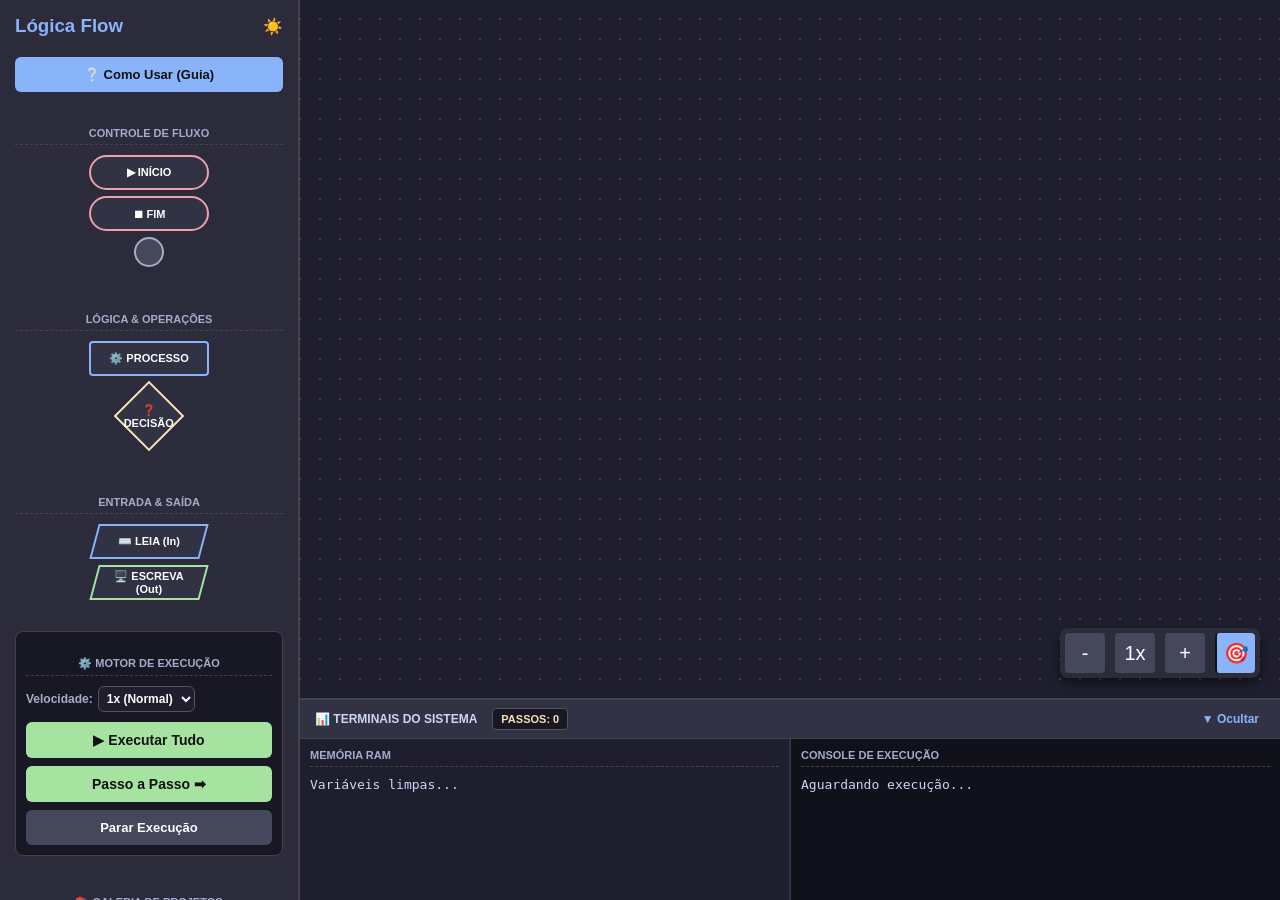
<file: index.html>
<!DOCTYPE html>
<html lang="pt-BR">
<head>
    <meta charset="UTF-8">
    <meta name="viewport" content="width=device-width, initial-scale=1.0, maximum-scale=1.0, user-scalable=no">
    <title>Lógica Flow - Simulador Educacional</title>
    <link rel="stylesheet" href="style.css">
</head>
<body>

    <button id="mobile-menu-btn" onclick="toggleSidebar()">☰ Menu</button>

    <div id="sidebar">
        <div class="sidebar-header">
            <h3>Lógica Flow</h3>
            <div style="display: flex; gap: 10px; align-items: center;">
                <button id="theme-toggle" onclick="toggleTheme()" class="btn-theme" title="Alternar Tema">☀️</button>
                <button onclick="toggleSidebar()" class="close-mobile">X</button>
            </div>
        </div>
        
        <button onclick="openHelp()" class="btn-help">❔ Como Usar (Guia)</button> 

        <div class="ferramentas-grupo">
            <div class="grupo-titulo">Controle de Fluxo</div>
            <button id="btn-add-inicio" class="btn-shape btn-terminal" onclick="addNode('inicio')">▶ INÍCIO</button>
            <button class="btn-shape btn-terminal" onclick="addNode('fim')">⏹ FIM</button>
            <button class="btn-shape btn-desvio" onclick="addNode('desvio')" title="Ponto de Desvio"></button>
        </div>

        <div class="ferramentas-grupo">
            <div class="grupo-titulo">Lógica & Operações</div>
            <button class="btn-shape btn-processo" onclick="addNode('processo')">⚙️ PROCESSO</button>
            <button class="btn-shape btn-decisao" onclick="addNode('decisao')"><span>❓ DECISÃO</span></button>
        </div>

        <div class="ferramentas-grupo">
            <div class="grupo-titulo">Entrada & Saída</div>
            <button class="btn-shape btn-entrada" onclick="addNode('entrada')"><span>⌨️ LEIA (In)</span></button>
            <button class="btn-shape btn-saida" onclick="addNode('saida')"><span>🖥️ ESCREVA (Out)</span></button>
        </div>

        <div class="ferramentas-grupo motor-grupo">
            <div class="grupo-titulo">⚙️ Motor de Execução</div>
            <div class="control-row">
                <div class="control-group">
                    <label class="control-label">Velocidade:</label>
                    <select id="sim-speed" class="custom-select select-sm">
                        <option value="1000">1x (Normal)</option>
                        <option value="500">2x (Rápido)</option>
                        <option value="100">10x (Turbo)</option>
                        <option value="10">MAX (Raio)</option>
                    </select>
                </div>
            </div>
            <button id="btn-run-all" class="btn-exec mb-8" onclick="startAutoRun()">▶ Executar Tudo</button>
            <button id="btn-next" class="btn-exec mb-8" onclick="runStep()">Passo a Passo ➡</button>
            <button class="btn-reset" onclick="resetExecution()">Parar Execução</button>
        </div>

        <div class="ferramentas-grupo">
            <div class="grupo-titulo">📚 Galeria de Projetos</div>
            <select id="template-select" class="custom-select">
                <option value="">-- Escolher Exemplo --</option>
                <option value="soma">1. Somador Simples</option>
                <option value="idade">2. Maior ou Menor</option>
                <option value="loop">3. Contador (Repetição)</option>
            </select>
            <button onclick="carregarTemplate()" class="btn-exec btn-template">Carregar Modelo</button>
        </div>

        <div class="ferramentas-grupo" style="margin-bottom: 30px;">
            <div class="grupo-titulo">💾 Gerenciar Arquivo</div>
            <button onclick="limparTela()" class="btn-danger">🗑️ Limpar Tela</button>
            <button onclick="exportarProjeto()" class="btn-secondary">💾 Salvar (.json)</button>
            <label for="upload-file" class="btn-custom-upload m-0">📂 Abrir (.json)</label>
            <input type="file" id="upload-file" accept=".json" onchange="importarProjeto(event)" style="display:none;">
        </div>
    </div>

    <div id="main-content">
        
        <div id="camera-wrapper">
            <div id="camera" onpointermove="canvasMove(event)" onpointerup="canvasUp(event)">
                <div id="workspace">
                    <svg id="svg-layer"></svg>
                    <svg id="anim-layer"></svg>
                    <div id="nodes-layer"></div>
                </div>
            </div>
            
            <div id="connecting-indicator">Conecte à porta azul...</div>
            
            <div id="zoom-controls">
                <button onclick="changeZoom(-0.1)">-</button>
                <button onclick="resetZoom()">1x</button>
                <button onclick="changeZoom(0.1)">+</button>
                <button onclick="centerCamera()" title="Centralizar Câmera" class="btn-target">🎯</button>
            </div>
        </div>

        <div id="bottom-panel">
            <div class="panel-header" onclick="toggleBottomPanel()">
                <div class="panel-title">
                    <span>📊 Terminais do Sistema</span>
                    <span id="step-counter" class="step-counter">Passos: 0</span>
                </div>
                <button id="btn-toggle-panel">▼ Ocultar</button>
            </div>
            <div class="panel-body">
                <div class="monitor-pane memory-pane">
                    <h3 class="pane-title">Memória RAM</h3>
                    <div id="memory-ui" class="monitor-content">Variáveis limpas...</div>
                </div>
                <div class="monitor-pane console-pane">
                    <h3 class="pane-title">Console de Execução</h3>
                    <div id="console-ui" class="monitor-content">Aguardando execução...</div>
                </div>
            </div>
        </div>

    </div>

    <div id="modal-input" class="modal-overlay">
        <div class="modal-content">
            <h4 id="input-label" class="modal-title primary">Entrada de Dados</h4>
            <input type="text" id="input-value" placeholder="Digite o valor..." autocomplete="off">
            <div class="modal-actions">
                <button onclick="cancelInput()" class="btn-reset m-0">Cancelar</button>
                <button onclick="confirmInput()" class="btn-exec m-0">Confirmar</button>
            </div>
        </div>
    </div>

    <div id="modal-output" class="modal-overlay">
        <div class="modal-content">
            <h4 class="modal-title accent">Saída do Sistema</h4>
            <div id="output-value" class="output-display"></div>
            <button id="btn-close-output" onclick="closeOutput()" class="btn-exec m-0">Continuar</button>
        </div>
    </div>

    <div id="modal-help" class="modal-overlay">
        <div class="modal-content help-content">
            <div class="help-header">
                <h2>🎮 Como Jogar o Lógica Flow</h2>
                <button onclick="closeHelp()" class="btn-close-help">✖ Fechar (ESC)</button>
            </div>
            
            <p style="font-size: 14px; margin-top: 0; color: #a6adc8;">Aqui você é o chefe! O computador é como um robô muito rápido, mas ele precisa das suas ordens exatas para funcionar. Siga a regra de três:</p>

            <div class="tutorial-steps-container">
                <div class="tutorial-step-card">
                    <div class="step-icon">1</div>
                    <div class="step-text">
                        <b>PEGAR:</b> Clique nos blocos do menu lateral para jogá-los na tela. Use o mouse para arrastar e organizá-los.
                    </div>
                </div>
                <div class="tutorial-step-card">
                    <div class="step-icon">2</div>
                    <div class="step-text">
                        <b>LIGAR:</b> Clique na <b>bolinha azul</b> embaixo de um bloco e puxe o fio até o topo do próximo bloco. É assim que o robô sabe o caminho!
                    </div>
                </div>
                <div class="tutorial-step-card">
                    <div class="step-icon">3</div>
                    <div class="step-text">
                        <b>RODAR:</b> Clique no botão verde <b>▶ Executar Tudo</b> e veja a mágica acontecer lá embaixo no Console!
                    </div>
                </div>
            </div>

            <div class="dica-ouro">
                <b>💡 Dica de Ouro:</b> Errou um fio? Clique na bolinha azul de onde ele nasce e solte no espaço vazio para apagá-lo. Para apagar um bloco, passe o mouse em cima dele e clique no "✖".
            </div>

            <h3 class="help-section-title mt" style="color: var(--warn);">🧱 O que faz cada bloco?</h3>
            <div class="help-grid">
                <div class="help-card card-inicio"><b>▶ INÍCIO / ⏹ FIM</b><br>Onde o seu robô acorda e onde ele vai dormir. Todo projeto precisa deles!</div>
                <div class="help-card card-leia"><b>⌨️ LEIA (Entrada)</b><br>O robô te faz uma pergunta e guarda a sua resposta. <i>Ex: idade</i></div>
                <div class="help-card card-escreva"><b>🖥️ ESCREVA (Saída)</b><br>O robô fala com você na tela! Se quiser que ele fale palavras, use aspas. <i>Ex: "Olá!"</i></div>
                <div class="help-card card-processo"><b>⚙️ PROCESSO</b><br>O cérebro do robô. Aqui ele faz a matemática e salva na memória. <i>Ex: soma = a + b</i></div>
                <div class="help-card card-decisao"><b>❓ DECISÃO</b><br>O robô faz um teste <i>(Ex: nota >= 10)</i>. Se for <b>Verdadeiro (V)</b> vai para um lado, se <b>Falso (F)</b> vai para o outro.</div>
                <div class="help-card card-desvio"><b>⚪ PONTO DE DESVIO</b><br>Serve apenas para fazer o fio fazer uma curva elegante e manter a tela organizada.</div>
            </div>
            
            <button onclick="closeHelp()" class="btn-exec mt">Estou pronto. Começar a Programar!</button>
        </div>
    </div>

    <script src="script.js"></script>
</body>
</html>
</file>
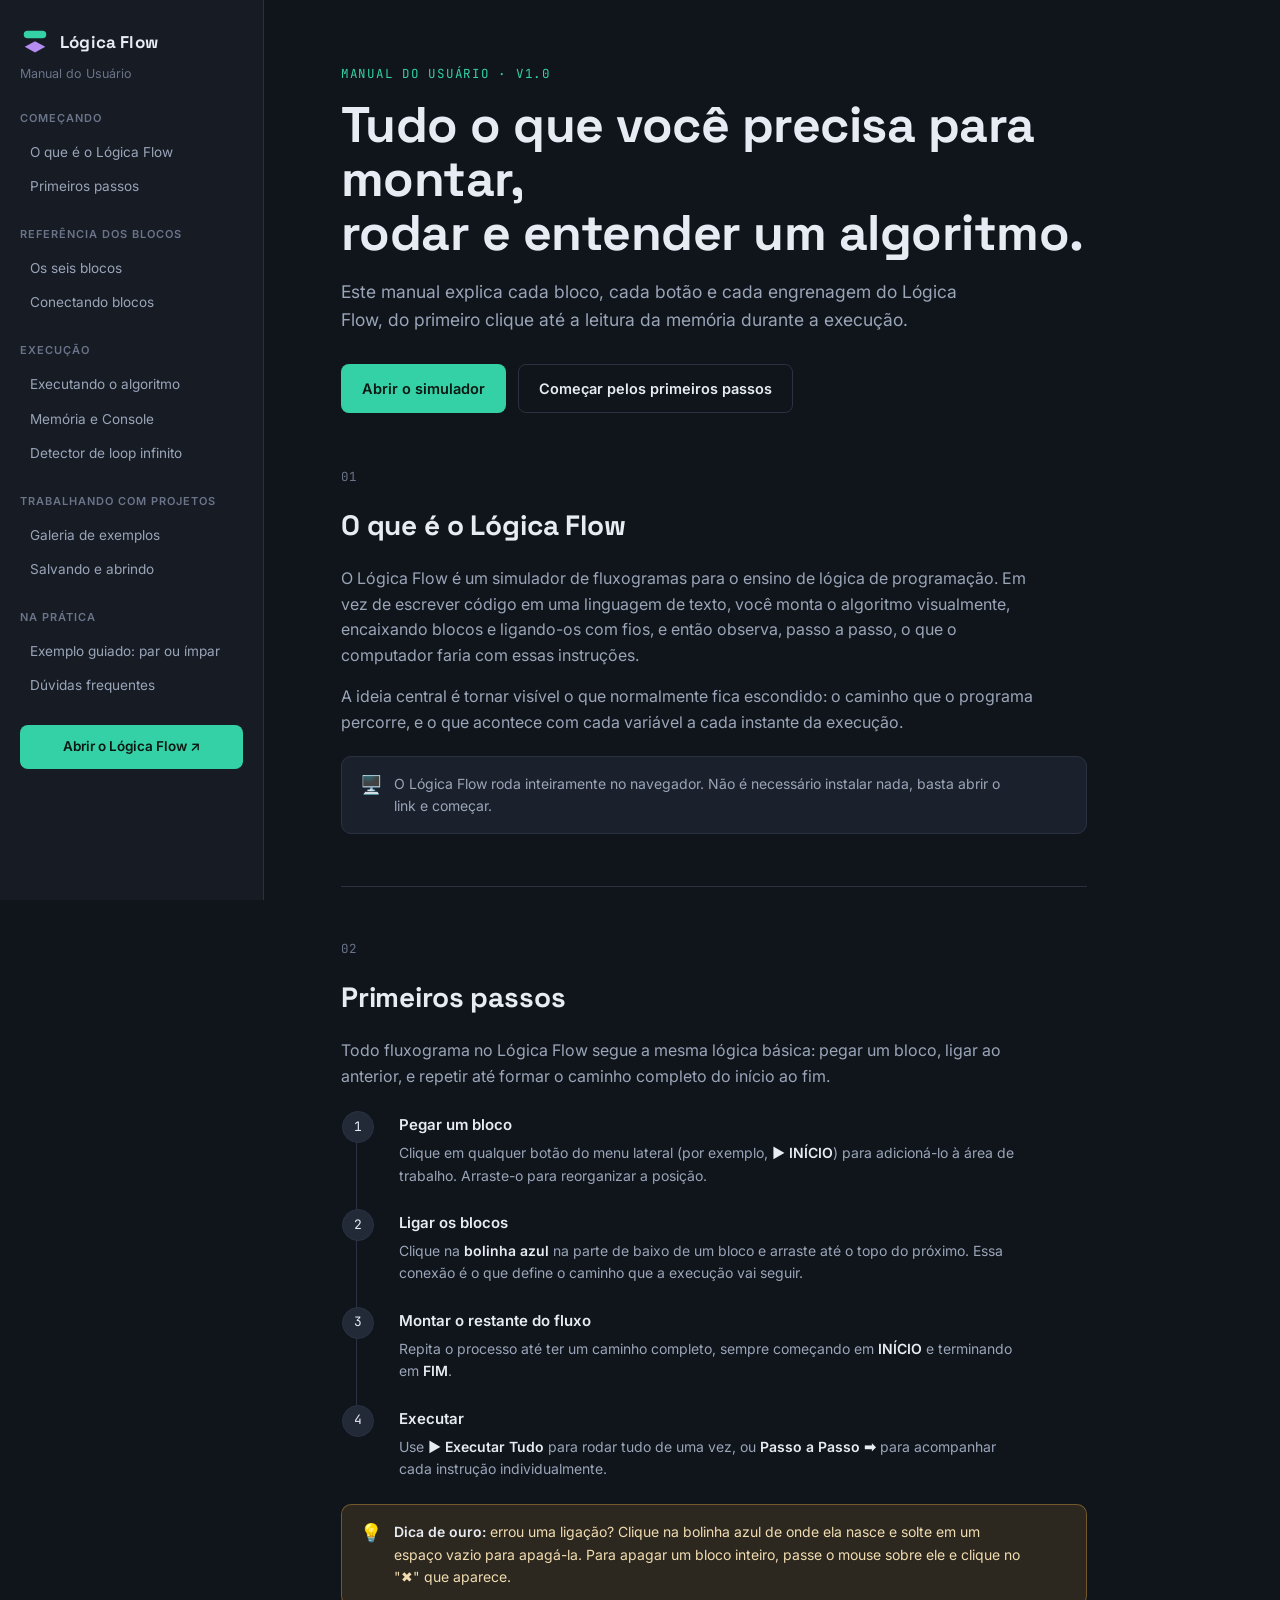
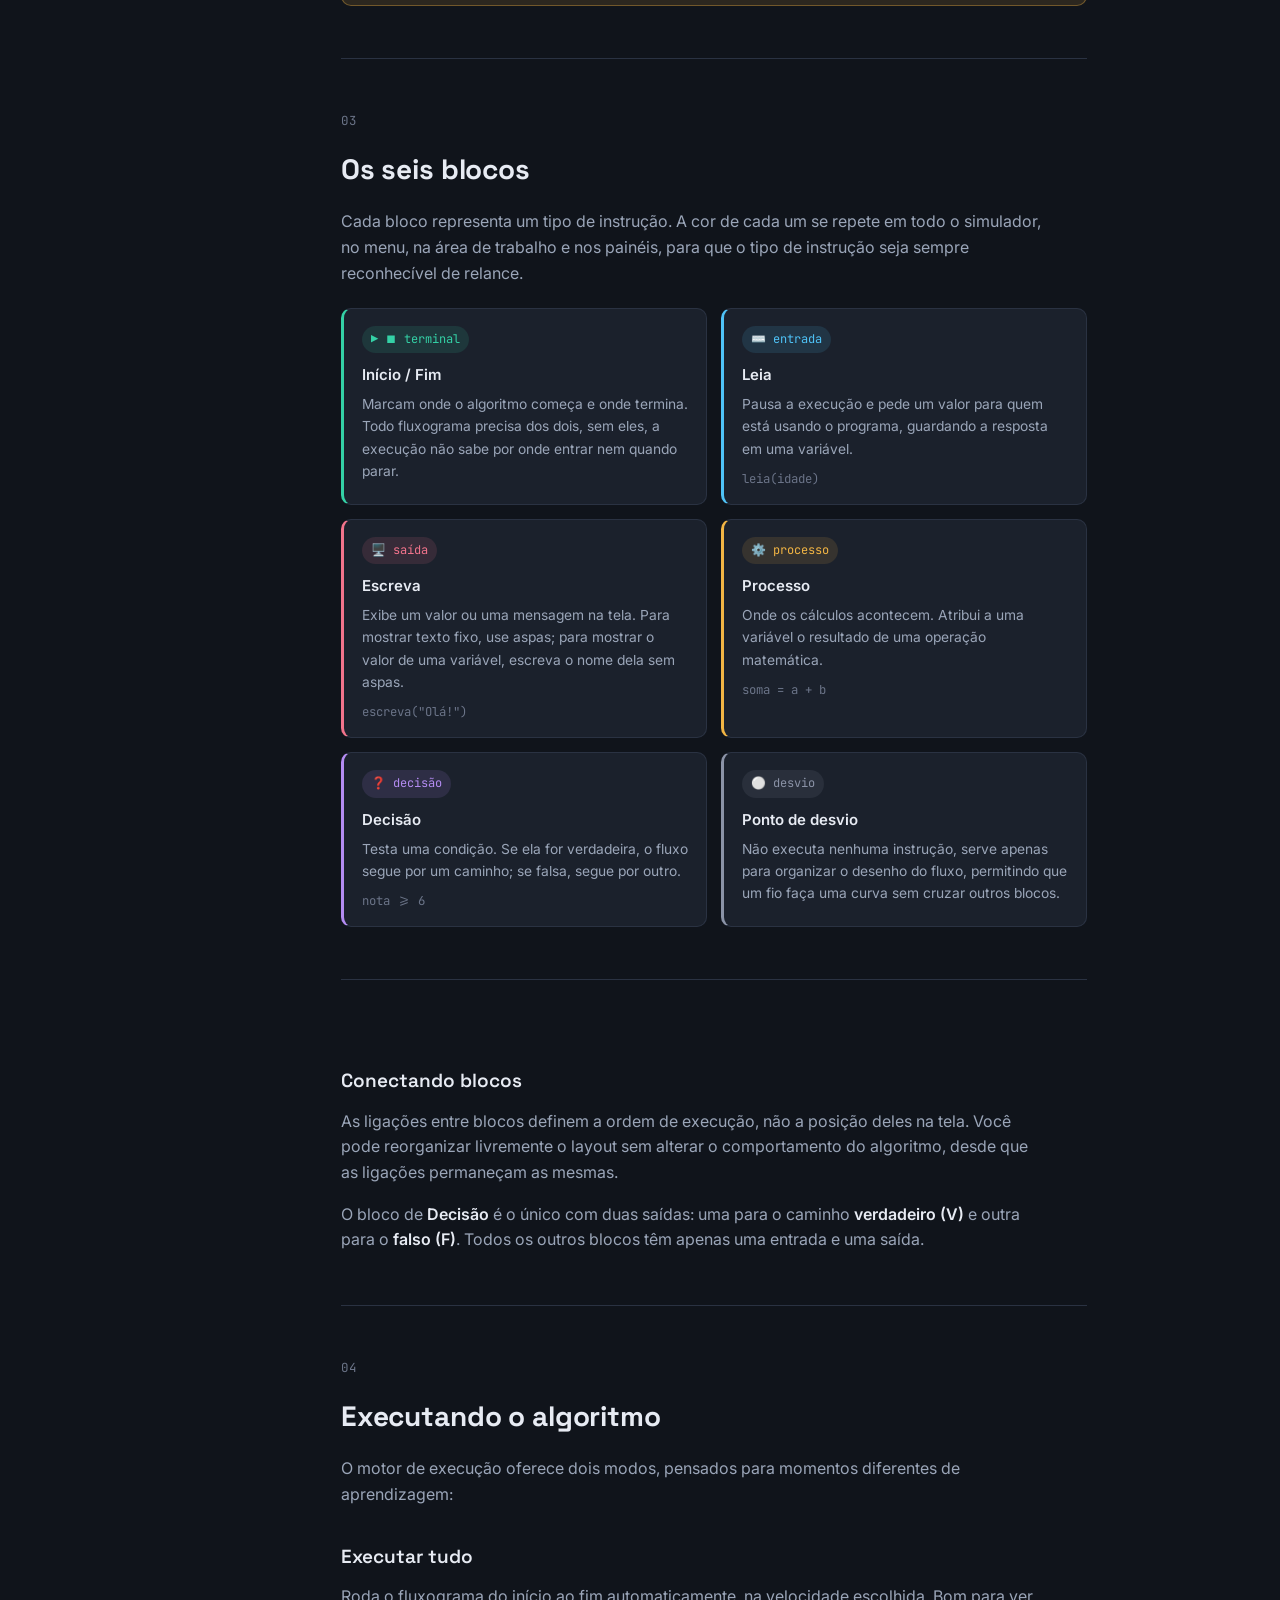
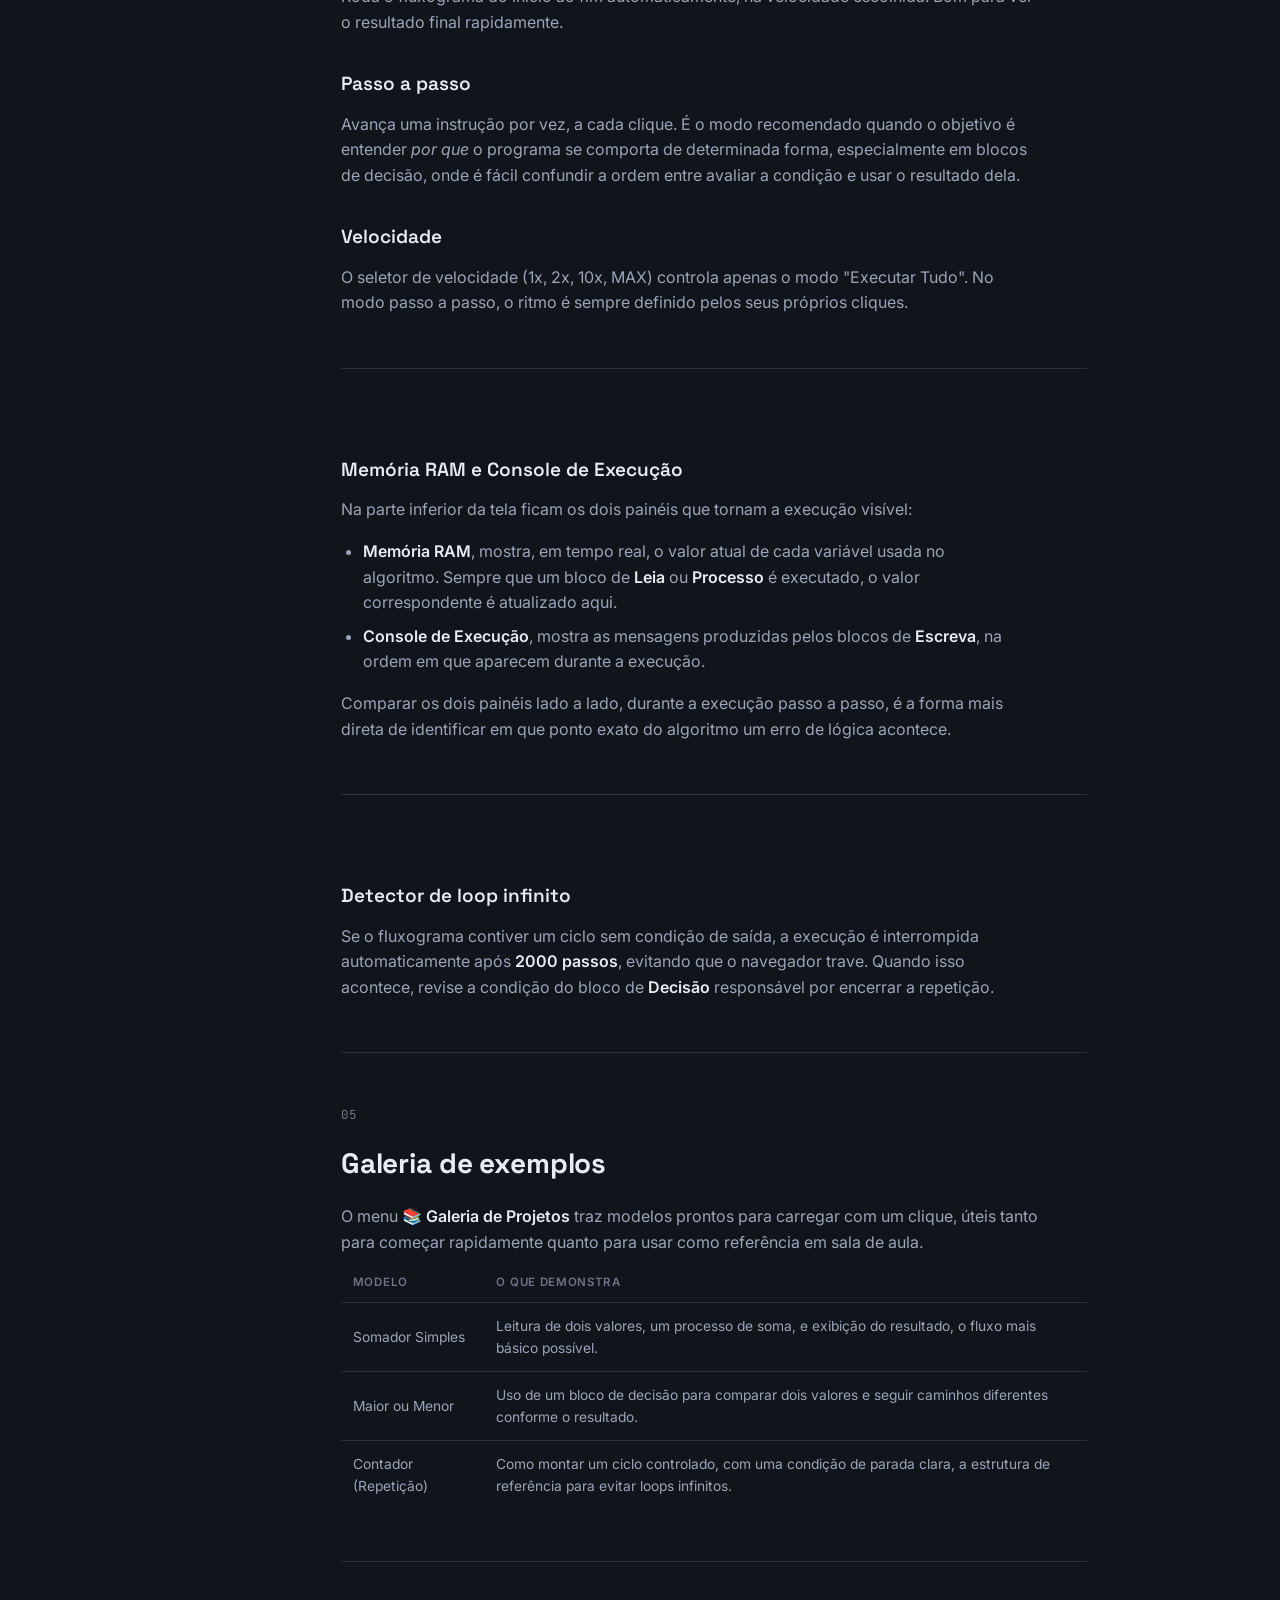
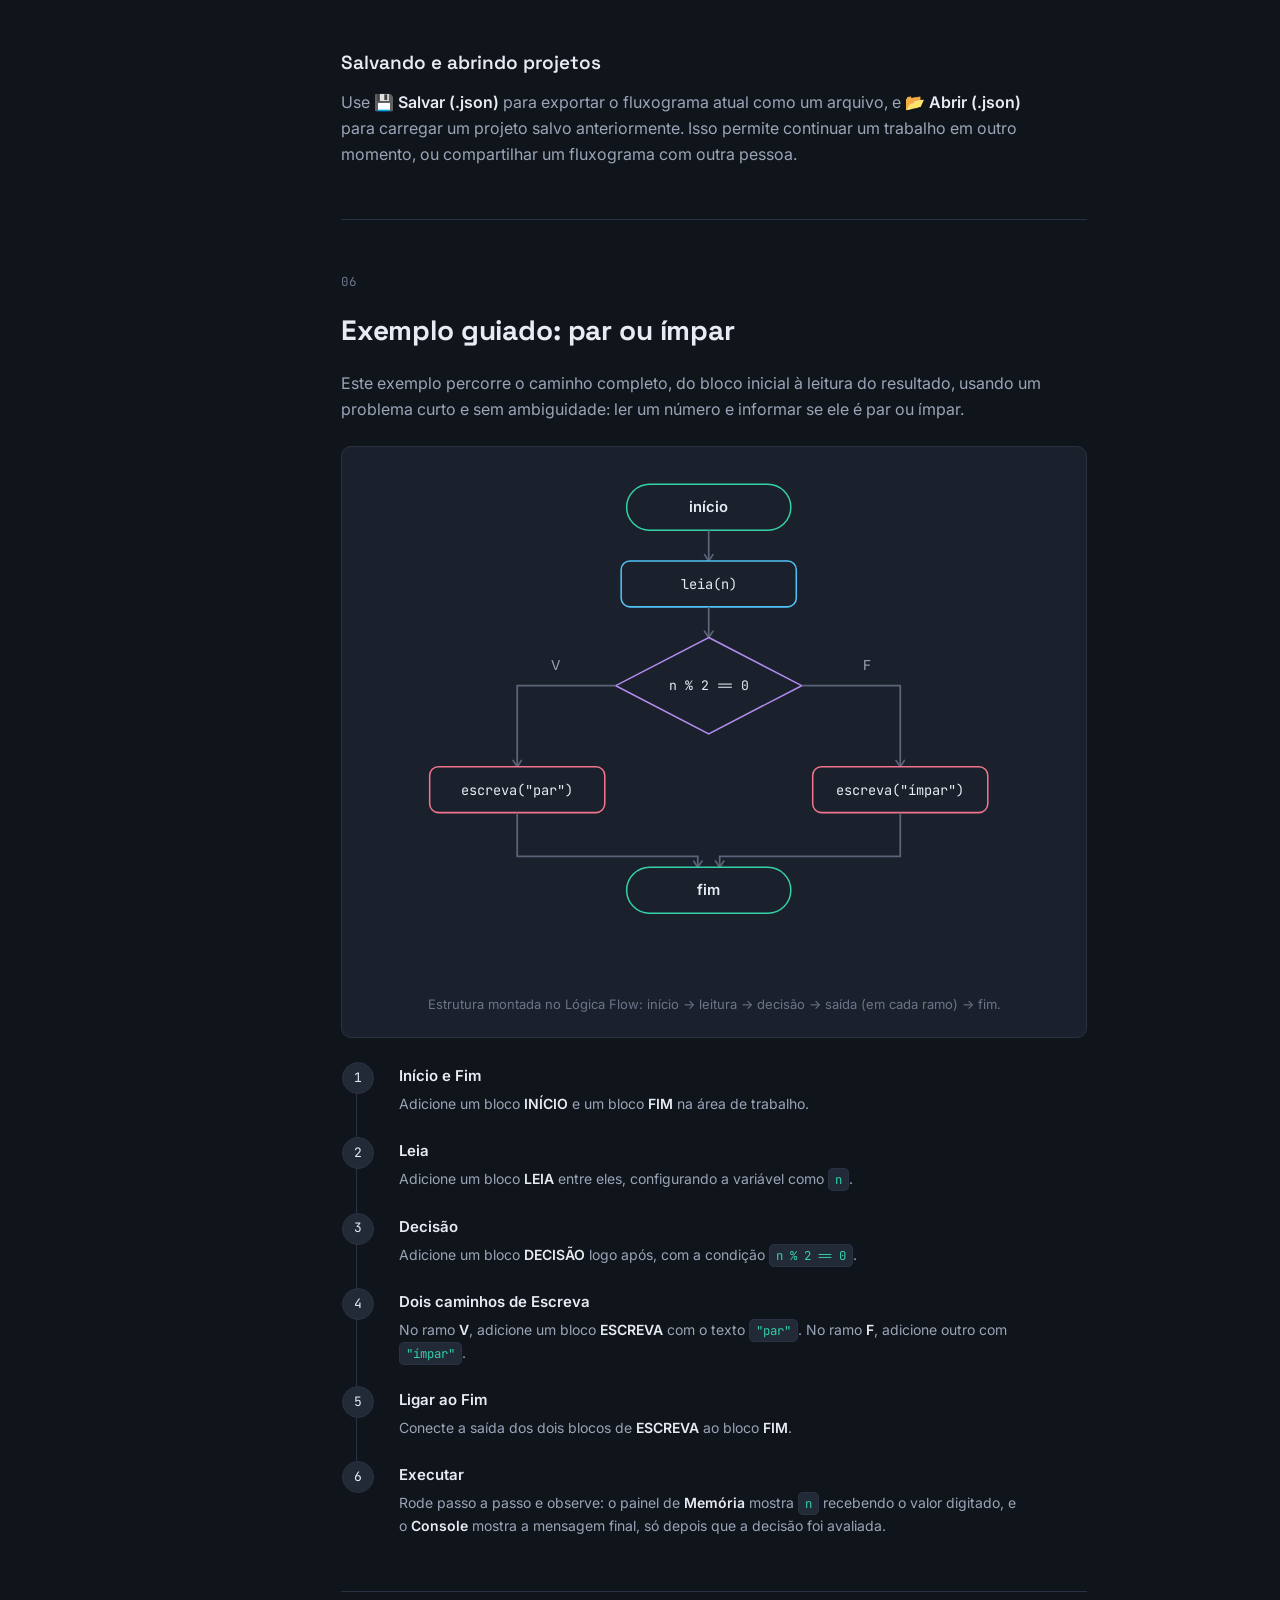
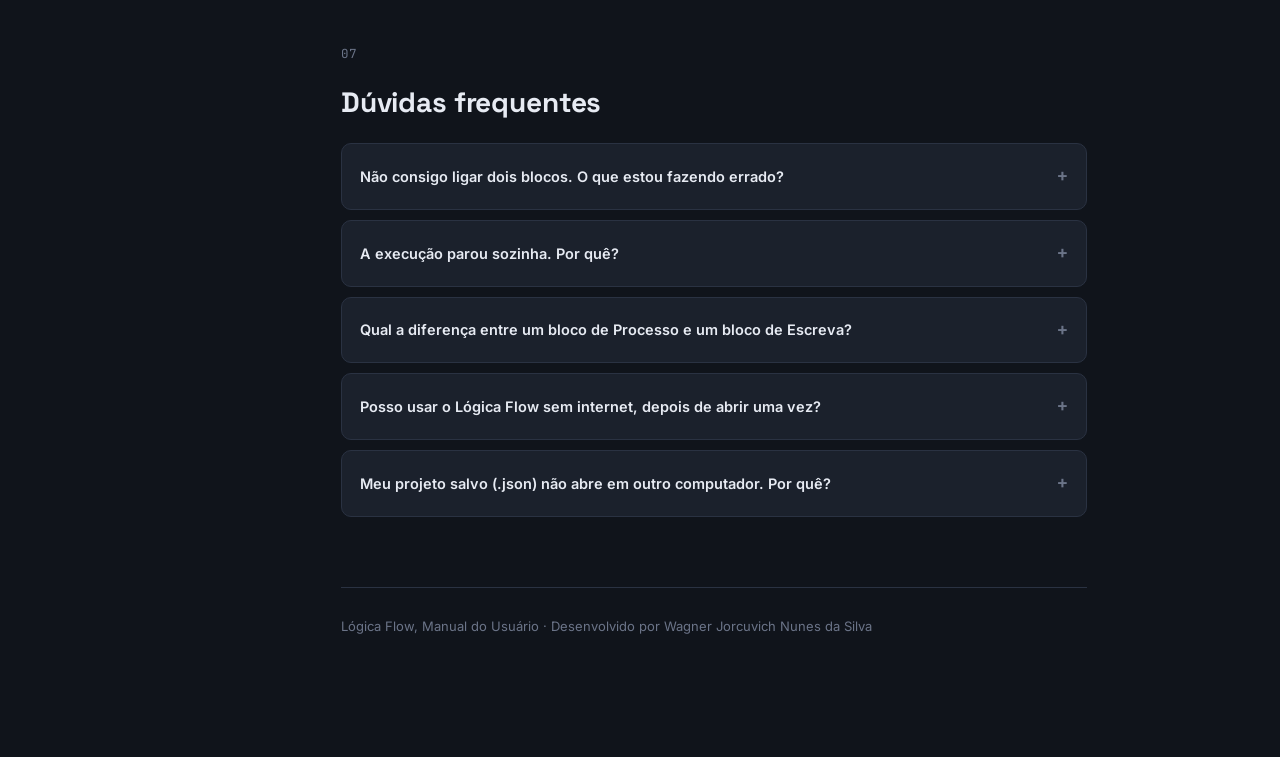
<file: help/manual.html>
<!DOCTYPE html>
<html lang="pt-BR">
<head>
<meta charset="UTF-8">
<meta name="viewport" content="width=device-width, initial-scale=1.0">
<title>Lógica Flow, Manual do Usuário</title>
<link rel="preconnect" href="https://fonts.googleapis.com">
<link rel="preconnect" href="https://fonts.gstatic.com" crossorigin>
<link href="https://fonts.googleapis.com/css2?family=Space+Grotesk:wght@500;600;700&family=Inter:wght@400;500;600;700&family=JetBrains+Mono:wght@400;500&display=swap" rel="stylesheet">
<style>
  :root{
    --bg: #10141b;
    --bg-alt: #161b24;
    --surface: #1b212c;
    --surface-2: #222937;
    --line: #2a3242;
    --text: #e7ebf3;
    --text-dim: #9aa5b8;
    --text-faint: #6b7488;

    --c-terminal: #34d1a6;   /* início / fim */
    --c-terminal-bg: rgba(52,209,166,0.12);
    --c-processo: #f2b544;   /* processo */
    --c-processo-bg: rgba(242,181,68,0.12);
    --c-decisao: #b48cf2;    /* decisão */
    --c-decisao-bg: rgba(180,140,242,0.12);
    --c-entrada: #4fc3f7;    /* leia */
    --c-entrada-bg: rgba(79,195,247,0.12);
    --c-saida: #f2748c;      /* escreva */
    --c-saida-bg: rgba(242,116,140,0.12);
    --c-desvio: #8b93a7;     /* ponto de desvio */
    --c-desvio-bg: rgba(139,147,167,0.12);

    --font-display: 'Space Grotesk', sans-serif;
    --font-body: 'Inter', sans-serif;
    --font-mono: 'JetBrains Mono', monospace;

    --radius: 10px;
    --nav-w: 264px;
  }

  *{box-sizing:border-box;}
  html{scroll-behavior:smooth;}
  body{
    margin:0;
    background:var(--bg);
    color:var(--text);
    font-family:var(--font-body);
    font-size:16px;
    line-height:1.6;
    -webkit-font-smoothing:antialiased;
  }

  a{color:var(--c-entrada);}
  code, .kbd{font-family:var(--font-mono);}

  code.inline{
    background:var(--surface-2);
    padding:2px 6px;
    border-radius:5px;
    font-size:0.88em;
    color:var(--c-terminal);
    border:1px solid var(--line);
  }

  /* ---------- layout shell ---------- */
  .shell{
    display:flex;
    min-height:100vh;
  }

  nav.toc{
    width:var(--nav-w);
    flex-shrink:0;
    background:var(--bg-alt);
    border-right:1px solid var(--line);
    padding:28px 20px 40px;
    position:sticky;
    top:0;
    align-self:flex-start;
    height:100vh;
    overflow-y:auto;
  }

  .toc-brand{
    display:flex;
    align-items:center;
    gap:10px;
    margin-bottom:6px;
  }
  .toc-brand-mark{
    width:30px;height:30px;flex-shrink:0;
  }
  .toc-brand-name{
    font-family:var(--font-display);
    font-weight:700;
    font-size:17px;
    letter-spacing:0.01em;
  }
  .toc-sub{
    font-size:12.5px;
    color:var(--text-faint);
    margin:0 0 26px;
  }

  .toc-group{margin-bottom:22px;}
  .toc-group-label{
    font-size:11px;
    text-transform:uppercase;
    letter-spacing:0.09em;
    color:var(--text-faint);
    margin:0 0 8px;
    font-weight:600;
  }
  .toc-group ul{list-style:none;margin:0;padding:0;}
  .toc-group li{margin:0;}
  .toc-group a{
    display:block;
    color:var(--text-dim);
    text-decoration:none;
    font-size:13.6px;
    padding:6px 10px;
    border-radius:7px;
    margin-bottom:1px;
    transition:background .15s ease, color .15s ease;
  }
  .toc-group a:hover{background:var(--surface); color:var(--text);}

  .toc-cta{
    margin-top:10px;
    display:block;
    text-align:center;
    background:var(--c-terminal);
    color:#0a1712;
    font-weight:600;
    font-size:13.5px;
    padding:11px 14px;
    border-radius:8px;
    text-decoration:none;
  }

  main{
    flex:1;
    min-width:0;
    padding:64px clamp(24px, 6vw, 88px) 120px;
    max-width:900px;
  }

  /* ---------- hero ---------- */
  .hero-eyebrow{
    font-family:var(--font-mono);
    font-size:12.5px;
    color:var(--c-terminal);
    letter-spacing:0.06em;
    margin:0 0 14px;
  }
  h1.hero-title{
    font-family:var(--font-display);
    font-weight:700;
    font-size:clamp(34px, 5vw, 50px);
    line-height:1.08;
    margin:0 0 18px;
    letter-spacing:-0.01em;
  }
  .hero-lead{
    font-size:17.5px;
    color:var(--text-dim);
    max-width:60ch;
    margin:0 0 30px;
  }
  .hero-actions{
    display:flex;
    gap:12px;
    flex-wrap:wrap;
    margin-bottom:54px;
  }
  .btn{
    font-family:var(--font-body);
    font-weight:600;
    font-size:14.5px;
    padding:12px 20px;
    border-radius:8px;
    text-decoration:none;
    display:inline-flex;
    align-items:center;
    gap:8px;
    border:1px solid var(--line);
  }
  .btn-primary{background:var(--c-terminal); color:#0a1712; border-color:transparent;}
  .btn-ghost{color:var(--text); background:transparent;}

  /* ---------- section chrome ---------- */
  section.chapter{
    padding-top:52px;
    border-top:1px solid var(--line);
    margin-top:52px;
  }
  section.chapter:first-of-type{border-top:none; margin-top:0; padding-top:0;}

  .chapter-num{
    font-family:var(--font-mono);
    font-size:12.5px;
    color:var(--text-faint);
  }
  h2.chapter-title{
    font-family:var(--font-display);
    font-weight:700;
    font-size:28px;
    margin:6px 0 18px;
    letter-spacing:-0.005em;
  }
  h3{
    font-family:var(--font-display);
    font-weight:600;
    font-size:19px;
    margin:34px 0 12px;
  }
  p{color:var(--text-dim); margin:0 0 16px; max-width:70ch;}
  ul, ol{color:var(--text-dim); max-width:68ch; padding-left:22px;}
  li{margin-bottom:8px;}
  strong{color:var(--text); font-weight:600;}

  /* ---------- block cards (matches in-app color coding) ---------- */
  .block-grid{
    display:grid;
    grid-template-columns:repeat(auto-fit, minmax(240px,1fr));
    gap:14px;
    margin:22px 0 8px;
  }
  .block-card{
    background:var(--surface);
    border:1px solid var(--line);
    border-left:3px solid var(--card-color, var(--c-terminal));
    border-radius:var(--radius);
    padding:16px 18px;
  }
  .block-card .tag{
    display:inline-flex;
    align-items:center;
    gap:7px;
    font-family:var(--font-mono);
    font-size:12px;
    color:var(--card-color, var(--c-terminal));
    background:var(--card-bg, var(--c-terminal-bg));
    padding:4px 9px;
    border-radius:20px;
    margin-bottom:10px;
  }
  .block-card h4{
    margin:0 0 6px;
    font-family:var(--font-body);
    font-weight:600;
    font-size:15px;
    color:var(--text);
  }
  .block-card p{margin:0; font-size:13.8px;}
  .block-card .ex{
    display:block;
    margin-top:9px;
    font-family:var(--font-mono);
    font-size:12.3px;
    color:var(--text-faint);
  }

  .b-terminal{--card-color:var(--c-terminal); --card-bg:var(--c-terminal-bg);}
  .b-processo{--card-color:var(--c-processo); --card-bg:var(--c-processo-bg);}
  .b-decisao{--card-color:var(--c-decisao); --card-bg:var(--c-decisao-bg);}
  .b-entrada{--card-color:var(--c-entrada); --card-bg:var(--c-entrada-bg);}
  .b-saida{--card-color:var(--c-saida); --card-bg:var(--c-saida-bg);}
  .b-desvio{--card-color:var(--c-desvio); --card-bg:var(--c-desvio-bg);}

  /* ---------- step list ---------- */
  .steps{
    counter-reset:step;
    list-style:none;
    padding:0;
    margin:22px 0;
  }
  .steps li{
    position:relative;
    padding:2px 0 22px 42px;
    border-left:1px solid var(--line);
    margin-left:15px;
    margin-bottom:0;
  }
  .steps li:last-child{border-color:transparent; padding-bottom:2px;}
  .steps li::before{
    counter-increment:step;
    content:counter(step);
    position:absolute;
    left:-15px;
    top:0;
    width:30px;height:30px;
    border-radius:50%;
    background:var(--surface-2);
    border:1px solid var(--line);
    color:var(--text);
    font-family:var(--font-mono);
    font-size:13px;
    display:flex;align-items:center;justify-content:center;
  }
  .steps h4{margin:0 0 5px; font-family:var(--font-body); font-size:15px; color:var(--text); font-weight:600;}
  .steps p{margin:0; font-size:14px;}

  /* ---------- callouts ---------- */
  .callout{
    background:var(--surface);
    border:1px solid var(--line);
    border-radius:var(--radius);
    padding:16px 18px;
    margin:20px 0;
    display:flex;
    gap:12px;
  }
  .callout .icon{font-size:18px; line-height:1.3;}
  .callout p{margin:0; font-size:14px;}
  .callout.gold{border-color: rgba(242,181,68,0.35); background:var(--c-processo-bg);}
  .callout.gold p{color:#f0dcb0;}

  /* ---------- shortcut / key table ---------- */
  table.keys{
    width:100%;
    border-collapse:collapse;
    margin:18px 0 8px;
    font-size:13.8px;
  }
  table.keys th{
    text-align:left;
    color:var(--text-faint);
    font-weight:600;
    font-size:11.5px;
    text-transform:uppercase;
    letter-spacing:0.06em;
    padding:0 12px 10px;
    border-bottom:1px solid var(--line);
  }
  table.keys td{
    padding:12px;
    border-bottom:1px solid var(--line);
    color:var(--text-dim);
  }
  table.keys tr:last-child td{border-bottom:none;}

  /* ---------- diagram figure ---------- */
  .figure{
    background:var(--surface);
    border:1px solid var(--line);
    border-radius:var(--radius);
    padding:22px;
    margin:24px 0;
  }
  .figure figcaption{
    margin-top:14px;
    font-size:13px;
    color:var(--text-faint);
    text-align:center;
  }

  /* ---------- faq ---------- */
  details.faq{
    background:var(--surface);
    border:1px solid var(--line);
    border-radius:var(--radius);
    padding:4px 18px;
    margin-bottom:10px;
  }
  details.faq summary{
    cursor:pointer;
    padding:14px 0;
    font-weight:600;
    font-size:14.5px;
    color:var(--text);
    list-style:none;
    display:flex;
    justify-content:space-between;
    align-items:center;
  }
  details.faq summary::-webkit-details-marker{display:none;}
  details.faq summary::after{
    content:"+";
    font-family:var(--font-mono);
    color:var(--text-faint);
    font-size:18px;
  }
  details.faq[open] summary::after{content:"–";}
  details.faq p{padding-bottom:16px; margin:0; font-size:14px;}

  footer{
    border-top:1px solid var(--line);
    margin-top:70px;
    padding-top:28px;
    color:var(--text-faint);
    font-size:13px;
  }

  /* ---------- mobile ---------- */
  .toc-toggle{display:none;}
  @media (max-width: 880px){
    .shell{display:block;}
    nav.toc{
      position:sticky;
      height:auto;
      width:100%;
      top:0;
      z-index:20;
      padding:16px 20px;
    }
    nav.toc .toc-groups{
      display:none;
    }
    nav.toc.open .toc-groups{display:block; margin-top:18px;}
    .toc-toggle{
      display:flex;
      justify-content:space-between;
      align-items:center;
      width:100%;
      background:none;
      border:none;
      color:var(--text);
      font-family:var(--font-body);
      font-size:14px;
      cursor:pointer;
    }
    main{padding:36px 20px 90px;}
  }
</style>
</head>
<body>

<div class="shell">

  <nav class="toc" id="tocNav">
    <div class="toc-brand">
      <svg class="toc-brand-mark" viewBox="0 0 32 32"><rect x="4" y="3" width="24" height="8" rx="4" fill="#34d1a6"/><polygon points="16,14 27,20 16,26 5,20" fill="#b48cf2"/></svg>
      <span class="toc-brand-name">Lógica Flow</span>
    </div>
    <p class="toc-sub">Manual do Usuário</p>

    <button class="toc-toggle" onclick="document.getElementById('tocNav').classList.toggle('open')">
      <span>Índice do manual</span><span>☰</span>
    </button>

    <div class="toc-groups">
      <div class="toc-group">
        <p class="toc-group-label">Começando</p>
        <ul>
          <li><a href="#introducao">O que é o Lógica Flow</a></li>
          <li><a href="#primeiros-passos">Primeiros passos</a></li>
        </ul>
      </div>
      <div class="toc-group">
        <p class="toc-group-label">Referência dos blocos</p>
        <ul>
          <li><a href="#os-blocos">Os seis blocos</a></li>
          <li><a href="#conectando">Conectando blocos</a></li>
        </ul>
      </div>
      <div class="toc-group">
        <p class="toc-group-label">Execução</p>
        <ul>
          <li><a href="#executando">Executando o algoritmo</a></li>
          <li><a href="#monitores">Memória e Console</a></li>
          <li><a href="#loop-infinito">Detector de loop infinito</a></li>
        </ul>
      </div>
      <div class="toc-group">
        <p class="toc-group-label">Trabalhando com projetos</p>
        <ul>
          <li><a href="#galeria">Galeria de exemplos</a></li>
          <li><a href="#salvando">Salvando e abrindo</a></li>
        </ul>
      </div>
      <div class="toc-group">
        <p class="toc-group-label">Na prática</p>
        <ul>
          <li><a href="#exemplo-guiado">Exemplo guiado: par ou ímpar</a></li>
          <li><a href="#duvidas">Dúvidas frequentes</a></li>
        </ul>
      </div>
      <a class="toc-cta" href="https://conicas.com.br/fluxo/" target="_blank" rel="noopener">Abrir o Lógica Flow ↗</a>
    </div>
  </nav>

  <main>

    <p class="hero-eyebrow">MANUAL DO USUÁRIO · V1.0</p>
    <h1 class="hero-title">Tudo o que você precisa para montar,<br>rodar e entender um algoritmo.</h1>
    <p class="hero-lead">Este manual explica cada bloco, cada botão e cada engrenagem do Lógica Flow, do primeiro clique até a leitura da memória durante a execução.</p>
    <div class="hero-actions">
      <a class="btn btn-primary" href="https://conicas.com.br/fluxo/" target="_blank" rel="noopener">Abrir o simulador</a>
      <a class="btn btn-ghost" href="#primeiros-passos">Começar pelos primeiros passos</a>
    </div>

    <section class="chapter" id="introducao">
      <p class="chapter-num">01</p>
      <h2 class="chapter-title">O que é o Lógica Flow</h2>
      <p>O Lógica Flow é um simulador de fluxogramas para o ensino de lógica de programação. Em vez de escrever código em uma linguagem de texto, você monta o algoritmo visualmente, encaixando blocos e ligando-os com fios, e então observa, passo a passo, o que o computador faria com essas instruções.</p>
      <p>A ideia central é tornar visível o que normalmente fica escondido: o caminho que o programa percorre, e o que acontece com cada variável a cada instante da execução.</p>
      <div class="callout">
        <span class="icon">🖥️</span>
        <p>O Lógica Flow roda inteiramente no navegador. Não é necessário instalar nada, basta abrir o link e começar.</p>
      </div>
    </section>

    <section class="chapter" id="primeiros-passos">
      <p class="chapter-num">02</p>
      <h2 class="chapter-title">Primeiros passos</h2>
      <p>Todo fluxograma no Lógica Flow segue a mesma lógica básica: pegar um bloco, ligar ao anterior, e repetir até formar o caminho completo do início ao fim.</p>
      <ol class="steps">
        <li>
          <h4>Pegar um bloco</h4>
          <p>Clique em qualquer botão do menu lateral (por exemplo, <strong>▶ INÍCIO</strong>) para adicioná-lo à área de trabalho. Arraste-o para reorganizar a posição.</p>
        </li>
        <li>
          <h4>Ligar os blocos</h4>
          <p>Clique na <strong>bolinha azul</strong> na parte de baixo de um bloco e arraste até o topo do próximo. Essa conexão é o que define o caminho que a execução vai seguir.</p>
        </li>
        <li>
          <h4>Montar o restante do fluxo</h4>
          <p>Repita o processo até ter um caminho completo, sempre começando em <strong>INÍCIO</strong> e terminando em <strong>FIM</strong>.</p>
        </li>
        <li>
          <h4>Executar</h4>
          <p>Use <strong>▶ Executar Tudo</strong> para rodar tudo de uma vez, ou <strong>Passo a Passo ➡</strong> para acompanhar cada instrução individualmente.</p>
        </li>
      </ol>
      <div class="callout gold">
        <span class="icon">💡</span>
        <p><strong>Dica de ouro:</strong> errou uma ligação? Clique na bolinha azul de onde ela nasce e solte em um espaço vazio para apagá-la. Para apagar um bloco inteiro, passe o mouse sobre ele e clique no "✖" que aparece.</p>
      </div>
    </section>

    <section class="chapter" id="os-blocos">
      <p class="chapter-num">03</p>
      <h2 class="chapter-title">Os seis blocos</h2>
      <p>Cada bloco representa um tipo de instrução. A cor de cada um se repete em todo o simulador, no menu, na área de trabalho e nos painéis, para que o tipo de instrução seja sempre reconhecível de relance.</p>

      <div class="block-grid">
        <div class="block-card b-terminal">
          <span class="tag">▶ ⏹ terminal</span>
          <h4>Início / Fim</h4>
          <p>Marcam onde o algoritmo começa e onde termina. Todo fluxograma precisa dos dois, sem eles, a execução não sabe por onde entrar nem quando parar.</p>
        </div>
        <div class="block-card b-entrada">
          <span class="tag">⌨️ entrada</span>
          <h4>Leia</h4>
          <p>Pausa a execução e pede um valor para quem está usando o programa, guardando a resposta em uma variável.</p>
          <span class="ex">leia(idade)</span>
        </div>
        <div class="block-card b-saida">
          <span class="tag">🖥️ saída</span>
          <h4>Escreva</h4>
          <p>Exibe um valor ou uma mensagem na tela. Para mostrar texto fixo, use aspas; para mostrar o valor de uma variável, escreva o nome dela sem aspas.</p>
          <span class="ex">escreva("Olá!")</span>
        </div>
        <div class="block-card b-processo">
          <span class="tag">⚙️ processo</span>
          <h4>Processo</h4>
          <p>Onde os cálculos acontecem. Atribui a uma variável o resultado de uma operação matemática.</p>
          <span class="ex">soma = a + b</span>
        </div>
        <div class="block-card b-decisao">
          <span class="tag">❓ decisão</span>
          <h4>Decisão</h4>
          <p>Testa uma condição. Se ela for verdadeira, o fluxo segue por um caminho; se falsa, segue por outro.</p>
          <span class="ex">nota &gt;= 6</span>
        </div>
        <div class="block-card b-desvio">
          <span class="tag">⚪ desvio</span>
          <h4>Ponto de desvio</h4>
          <p>Não executa nenhuma instrução, serve apenas para organizar o desenho do fluxo, permitindo que um fio faça uma curva sem cruzar outros blocos.</p>
        </div>
      </div>
    </section>

    <section class="chapter" id="conectando">
      <h3 id="conectando-h3">Conectando blocos</h3>
      <p>As ligações entre blocos definem a ordem de execução, não a posição deles na tela. Você pode reorganizar livremente o layout sem alterar o comportamento do algoritmo, desde que as ligações permaneçam as mesmas.</p>
      <p>O bloco de <strong>Decisão</strong> é o único com duas saídas: uma para o caminho <strong>verdadeiro (V)</strong> e outra para o <strong>falso (F)</strong>. Todos os outros blocos têm apenas uma entrada e uma saída.</p>
    </section>

    <section class="chapter" id="executando">
      <p class="chapter-num">04</p>
      <h2 class="chapter-title">Executando o algoritmo</h2>
      <p>O motor de execução oferece dois modos, pensados para momentos diferentes de aprendizagem:</p>
      <h3>Executar tudo</h3>
      <p>Roda o fluxograma do início ao fim automaticamente, na velocidade escolhida. Bom para ver o resultado final rapidamente.</p>
      <h3>Passo a passo</h3>
      <p>Avança uma instrução por vez, a cada clique. É o modo recomendado quando o objetivo é entender <em>por que</em> o programa se comporta de determinada forma, especialmente em blocos de decisão, onde é fácil confundir a ordem entre avaliar a condição e usar o resultado dela.</p>
      <h3>Velocidade</h3>
      <p>O seletor de velocidade (1x, 2x, 10x, MAX) controla apenas o modo "Executar Tudo". No modo passo a passo, o ritmo é sempre definido pelos seus próprios cliques.</p>
    </section>

    <section class="chapter" id="monitores">
      <h3>Memória RAM e Console de Execução</h3>
      <p>Na parte inferior da tela ficam os dois painéis que tornam a execução visível:</p>
      <ul>
        <li><strong>Memória RAM</strong>, mostra, em tempo real, o valor atual de cada variável usada no algoritmo. Sempre que um bloco de <strong>Leia</strong> ou <strong>Processo</strong> é executado, o valor correspondente é atualizado aqui.</li>
        <li><strong>Console de Execução</strong>, mostra as mensagens produzidas pelos blocos de <strong>Escreva</strong>, na ordem em que aparecem durante a execução.</li>
      </ul>
      <p>Comparar os dois painéis lado a lado, durante a execução passo a passo, é a forma mais direta de identificar em que ponto exato do algoritmo um erro de lógica acontece.</p>
    </section>

    <section class="chapter" id="loop-infinito">
      <h3 id="loop-infinito-h3">Detector de loop infinito</h3>
      <p>Se o fluxograma contiver um ciclo sem condição de saída, a execução é interrompida automaticamente após <strong>2000 passos</strong>, evitando que o navegador trave. Quando isso acontece, revise a condição do bloco de <strong>Decisão</strong> responsável por encerrar a repetição.</p>
    </section>

    <section class="chapter" id="galeria">
      <p class="chapter-num">05</p>
      <h2 class="chapter-title">Galeria de exemplos</h2>
      <p>O menu <strong>📚 Galeria de Projetos</strong> traz modelos prontos para carregar com um clique, úteis tanto para começar rapidamente quanto para usar como referência em sala de aula.</p>
      <table class="keys">
        <tr><th>Modelo</th><th>O que demonstra</th></tr>
        <tr><td>Somador Simples</td><td>Leitura de dois valores, um processo de soma, e exibição do resultado, o fluxo mais básico possível.</td></tr>
        <tr><td>Maior ou Menor</td><td>Uso de um bloco de decisão para comparar dois valores e seguir caminhos diferentes conforme o resultado.</td></tr>
        <tr><td>Contador (Repetição)</td><td>Como montar um ciclo controlado, com uma condição de parada clara, a estrutura de referência para evitar loops infinitos.</td></tr>
      </table>
    </section>

    <section class="chapter" id="salvando">
      <h3 id="salvando-h3">Salvando e abrindo projetos</h3>
      <p>Use <strong>💾 Salvar (.json)</strong> para exportar o fluxograma atual como um arquivo, e <strong>📂 Abrir (.json)</strong> para carregar um projeto salvo anteriormente. Isso permite continuar um trabalho em outro momento, ou compartilhar um fluxograma com outra pessoa.</p>
    </section>

    <section class="chapter" id="exemplo-guiado">
      <p class="chapter-num">06</p>
      <h2 class="chapter-title">Exemplo guiado: par ou ímpar</h2>
      <p>Este exemplo percorre o caminho completo, do bloco inicial à leitura do resultado, usando um problema curto e sem ambiguidade: ler um número e informar se ele é par ou ímpar.</p>

      <figure class="figure">
        <svg viewBox="0 0 640 460" width="100%" role="img" aria-label="Fluxograma do exemplo par ou ímpar">
          <defs>
            <marker id="arrow" viewBox="0 0 10 10" refX="8" refY="5" markerWidth="6" markerHeight="6" orient="auto-start-reverse">
              <path d="M2 1L8 5L2 9" fill="none" stroke="#5b6478" stroke-width="1.6" stroke-linecap="round" stroke-linejoin="round"/>
            </marker>
          </defs>

          <rect x="240" y="14" width="150" height="42" rx="21" fill="#1b212c" stroke="#34d1a6" stroke-width="1.4"/>
          <text x="315" y="35" text-anchor="middle" dominant-baseline="central" fill="#e7ebf3" font-family="Inter" font-size="13.5" font-weight="600">início</text>

          <line x1="315" y1="56" x2="315" y2="84" stroke="#5b6478" stroke-width="1.6" marker-end="url(#arrow)"/>

          <rect x="235" y="84" width="160" height="42" rx="8" fill="#1b212c" stroke="#4fc3f7" stroke-width="1.4"/>
          <text x="315" y="105" text-anchor="middle" dominant-baseline="central" fill="#e7ebf3" font-family="JetBrains Mono" font-size="12.5">leia(n)</text>

          <line x1="315" y1="126" x2="315" y2="154" stroke="#5b6478" stroke-width="1.6" marker-end="url(#arrow)"/>

          <polygon points="315,154 400,198 315,242 230,198" fill="#1b212c" stroke="#b48cf2" stroke-width="1.4"/>
          <text x="315" y="198" text-anchor="middle" dominant-baseline="central" fill="#e7ebf3" font-family="JetBrains Mono" font-size="12">n % 2 == 0</text>

          <text x="175" y="184" text-anchor="middle" fill="#9aa5b8" font-family="Inter" font-size="12.5">V</text>
          <path d="M230,198 L140,198 L140,272" fill="none" stroke="#5b6478" stroke-width="1.6" marker-end="url(#arrow)"/>

          <text x="460" y="184" text-anchor="middle" fill="#9aa5b8" font-family="Inter" font-size="12.5">F</text>
          <path d="M400,198 L490,198 L490,272" fill="none" stroke="#5b6478" stroke-width="1.6" marker-end="url(#arrow)"/>

          <rect x="60" y="272" width="160" height="42" rx="8" fill="#1b212c" stroke="#f2748c" stroke-width="1.4"/>
          <text x="140" y="293" text-anchor="middle" dominant-baseline="central" fill="#e7ebf3" font-family="JetBrains Mono" font-size="12.5">escreva("par")</text>

          <rect x="410" y="272" width="160" height="42" rx="8" fill="#1b212c" stroke="#f2748c" stroke-width="1.4"/>
          <text x="490" y="293" text-anchor="middle" dominant-baseline="central" fill="#e7ebf3" font-family="JetBrains Mono" font-size="12.5">escreva("ímpar")</text>

          <path d="M140,314 L140,354 L305,354 L305,364" fill="none" stroke="#5b6478" stroke-width="1.6" marker-end="url(#arrow)"/>
          <path d="M490,314 L490,354 L325,354 L325,364" fill="none" stroke="#5b6478" stroke-width="1.6" marker-end="url(#arrow)"/>

          <rect x="240" y="364" width="150" height="42" rx="21" fill="#1b212c" stroke="#34d1a6" stroke-width="1.4"/>
          <text x="315" y="385" text-anchor="middle" dominant-baseline="central" fill="#e7ebf3" font-family="Inter" font-size="13.5" font-weight="600">fim</text>
        </svg>
        <figcaption>Estrutura montada no Lógica Flow: início → leitura → decisão → saída (em cada ramo) → fim.</figcaption>
      </figure>

      <ol class="steps">
        <li><h4>Início e Fim</h4><p>Adicione um bloco <strong>INÍCIO</strong> e um bloco <strong>FIM</strong> na área de trabalho.</p></li>
        <li><h4>Leia</h4><p>Adicione um bloco <strong>LEIA</strong> entre eles, configurando a variável como <code class="inline">n</code>.</p></li>
        <li><h4>Decisão</h4><p>Adicione um bloco <strong>DECISÃO</strong> logo após, com a condição <code class="inline">n % 2 == 0</code>.</p></li>
        <li><h4>Dois caminhos de Escreva</h4><p>No ramo <strong>V</strong>, adicione um bloco <strong>ESCREVA</strong> com o texto <code class="inline">"par"</code>. No ramo <strong>F</strong>, adicione outro com <code class="inline">"ímpar"</code>.</p></li>
        <li><h4>Ligar ao Fim</h4><p>Conecte a saída dos dois blocos de <strong>ESCREVA</strong> ao bloco <strong>FIM</strong>.</p></li>
        <li><h4>Executar</h4><p>Rode passo a passo e observe: o painel de <strong>Memória</strong> mostra <code class="inline">n</code> recebendo o valor digitado, e o <strong>Console</strong> mostra a mensagem final, só depois que a decisão foi avaliada.</p></li>
      </ol>
    </section>

    <section class="chapter" id="duvidas">
      <p class="chapter-num">07</p>
      <h2 class="chapter-title">Dúvidas frequentes</h2>

      <details class="faq">
        <summary>Não consigo ligar dois blocos. O que estou fazendo errado?</summary>
        <p>A ligação começa sempre pela <strong>bolinha azul</strong> na parte de baixo do bloco de origem, arrastando até o topo do bloco de destino. Se o cursor soltar fora de uma porta válida, a ligação não se forma, nesse caso, tente novamente com um pouco mais de precisão sobre a bolinha.</p>
      </details>
      <details class="faq">
        <summary>A execução parou sozinha. Por quê?</summary>
        <p>Provavelmente o detector de loop infinito foi acionado, após 2000 passos sem alcançar o bloco <strong>FIM</strong>. Revise a condição de saída do ciclo no bloco de <strong>Decisão</strong> envolvido.</p>
      </details>
      <details class="faq">
        <summary>Qual a diferença entre um bloco de Processo e um bloco de Escreva?</summary>
        <p><strong>Processo</strong> calcula e guarda um valor em uma variável, sem mostrar nada na tela. <strong>Escreva</strong> exibe algo no Console, mas não guarda nem calcula nada.</p>
      </details>
      <details class="faq">
        <summary>Posso usar o Lógica Flow sem internet, depois de abrir uma vez?</summary>
        <p>O simulador é leve e roda inteiramente no navegador, mas a página precisa ser carregada normalmente pela internet na primeira vez, como qualquer site.</p>
      </details>
      <details class="faq">
        <summary>Meu projeto salvo (.json) não abre em outro computador. Por quê?</summary>
        <p>O arquivo <code class="inline">.json</code> guarda apenas a estrutura do fluxograma, não depende de instalação, confira se o arquivo não foi corrompido ao ser transferido (por exemplo, por e-mail, que às vezes altera a extensão do arquivo).</p>
      </details>
    </section>

    <footer>
      Lógica Flow, Manual do Usuário · Desenvolvido por Wagner Jorcuvich Nunes da Silva
    </footer>

  </main>
</div>

</body>
</html>
</file>
<file: style.css>
:root {
    --bg: #1e1e2e; --panel: #2b2b3b; --text: #cdd6f4;
    --accent: #a6e3a1; --danger: #f38ba8; --warn: #f9e2af;
    --line-default: #a6adc8; /* Cor do fio normal no Escuro */
    --line-temp: #89b4fa;    /* Cor do fio arrastando no Escuro */
    --line-glow: #ffffff;    /* Cor do brilho da execução no Escuro */
    --zoom: 1; 
}

body { margin: 0; font-family: 'Segoe UI', Tahoma, sans-serif; background: var(--bg); color: var(--text); overflow: hidden; display: flex; height: 100vh; touch-action: none; transition: background 0.3s, color 0.3s; }

/* --- SIDEBAR & HEADER --- */
#sidebar { width: 300px; background: var(--panel); padding: 15px; box-sizing: border-box; border-right: 2px solid #444; z-index: 50; display: flex; flex-direction: column; gap: 15px; overflow-y: auto; transition: 0.3s transform, background 0.3s; }
.sidebar-header { display: flex; justify-content: space-between; align-items: center; }
.sidebar-header h3 { margin: 0; color: #89b4fa;}
.close-mobile { width: auto; padding: 5px 10px; background: transparent; border: 1px solid #555; display: none; cursor: pointer; color: white; }

.btn-theme { background: transparent; border: none; cursor: pointer; font-size: 16px; padding: 0; margin: 0; transition: transform 0.2s; }
.btn-theme:hover { transform: scale(1.2); }

.grupo-titulo { font-size: 11px; color: #a6adc8; margin: 15px 0 10px 0; text-transform: uppercase; font-weight: bold; text-align: center; border-bottom: 1px dashed #444; padding-bottom: 5px;}
.ferramentas-grupo { margin-bottom: 10px; }
.motor-grupo { background: #181825; padding: 10px; border-radius: 8px; border: 1px solid #444; transition: background 0.3s; }

/* --- LAYOUT PRINCIPAL (Direita) --- */
#main-content { display: flex; flex-direction: column; flex: 1; height: 100vh; overflow: hidden; position: relative; }

/* --- PAINEL INFERIOR (Monitores IDE) --- */
#bottom-panel { height: 200px; background: #181825; border-top: 2px solid #444; display: flex; flex-direction: column; transition: height 0.3s ease, background 0.3s; z-index: 45; }
#bottom-panel.minimized { height: 35px; }

.panel-header { display: flex; justify-content: space-between; align-items: center; padding: 8px 15px; background: #313244; cursor: pointer; border-bottom: 1px solid #444; transition: background 0.3s; }
.panel-title { font-size: 12px; font-weight: bold; color: #cdd6f4; text-transform: uppercase; display: flex; align-items: center; gap: 15px;}
#btn-toggle-panel { background: transparent; border: none; color: #89b4fa; font-weight: bold; cursor: pointer; font-size: 12px; }

.panel-body { display: flex; flex: 1; overflow: hidden; }
.monitor-pane { flex: 1; padding: 10px; display: flex; flex-direction: column; }
.memory-pane { border-right: 2px solid #313244; background: #1e1e2e;}
.console-pane { background: #11111b; }
.pane-title { font-size: 11px; color: #a6adc8; text-transform: uppercase; margin: 0 0 10px 0; border-bottom: 1px dashed #444; padding-bottom: 5px; }
.monitor-content { flex: 1; overflow-y: auto; font-family: monospace; font-size: 13px; color: #cdd6f4; }

/* LOGS DO CONSOLE */
.log-line { margin-bottom: 6px; border-bottom: 1px dashed #313244; padding-bottom: 6px; }
.log-prefix { font-weight: bold; }
.log-error { color: var(--danger); }
.log-warn { color: var(--warn); }
.log-info { color: var(--accent); }

/* FEEDBACK VISUAL DE RAM MUTÁVEL */
@keyframes flashRAM { 0% { background-color: rgba(166, 227, 161, 0.4); color: white; } 100% { background-color: transparent; } }
.ram-updated { animation: flashRAM 0.8s ease-out; border-radius: 4px; }

/* --- BOTÕES E CONTROLES --- */
.btn-custom-upload { display: block; background: #45475a; color: white; padding: 10px; border-radius: 6px; text-align: center; font-weight: bold; cursor: pointer; font-size: 13px; transition: 0.2s; margin-bottom: 8px; }
.btn-custom-upload:hover { background: #585b70; }

.btn-exec, .btn-reset, .btn-danger, .btn-secondary, .btn-help { border: none; padding: 10px; border-radius: 6px; cursor: pointer; width: 100%; font-weight: bold; transition: 0.2s; font-size: 13px; }
.mb-8 { margin-bottom: 8px; }
.m-0 { margin: 0 !important; }
.mt { margin-top: 25px; }

.btn-exec { background: var(--accent); color: #111; font-size: 14px; }
.btn-exec:hover { background: #94cca0; }
.btn-exec:disabled { background: #555; color: #888; cursor: not-allowed; }
.btn-exec.paused { background: #f9e2af; color: #111; } 

.btn-reset { background: #45475a; color: white; }
.btn-reset:hover { background: #585b70; }

.btn-help { background: #89b4fa; color: #111; margin-bottom: 5px; margin-top: 5px; }
.btn-template { background: #cba6f7; margin-bottom: 8px; color: #111; }
.btn-danger { background: #f38ba8; color: #111; margin-bottom: 8px; }
.btn-secondary { background: #585b70; color: white; margin-bottom: 8px; }
.btn-target { background: #89b4fa !important; color: #111 !important; border-left: 2px solid #111 !important; }

/* --- INPUTS & SELECTS --- */
.custom-select { width: 100%; background: #1e1e2e; color: white; border: 1px solid #555; padding: 8px; border-radius: 6px; font-size: 13px; margin-bottom: 8px; outline: none; font-weight: bold; cursor: pointer; }
.select-sm { width: auto; padding: 4px; font-size: 12px; margin-bottom: 0; }

.control-row { display: flex; align-items: center; justify-content: space-between; margin-bottom: 10px; }
.control-group { display: flex; align-items: center; gap: 5px; }
.control-label { font-size: 12px; color: #a6adc8; font-weight: bold; }
.step-counter { font-size: 11px; color: #f9e2af; font-weight: bold; background: #181825; padding: 4px 8px; border-radius: 4px; border: 1px solid #555; }

/* --- BOTÕES GEOMÉTRICOS DA SIDEBAR --- */
.btn-shape { position: relative; margin: 6px auto; display: flex; align-items: center; justify-content: center; background: #313244; border: 2px solid #89b4fa; color: white; width: 120px; height: 35px; font-size: 11px; font-weight: bold; cursor: pointer; transition: 0.2s; }
.btn-shape:hover { transform: scale(1.05); background: #3b4252; }
.btn-shape span { pointer-events: none; }
.btn-terminal { border-radius: 25px; border-color: #eba0ac; }
.btn-processo { border-radius: 4px; border-color: #89b4fa; }
.btn-decisao { width: 50px; height: 50px; transform: rotate(45deg); border-color: #f9e2af; margin: 15px auto; }
.btn-decisao span { transform: rotate(-45deg); display: block; }
.btn-entrada { transform: skewX(-15deg); border-color: #89b4fa; width: 110px; }
.btn-entrada span { transform: skewX(15deg); display: block; }
.btn-saida { transform: skewX(-15deg); border-color: var(--accent); width: 110px; }
.btn-saida span { transform: skewX(15deg); display: block; }
.btn-desvio { width: 30px; height: 30px; border-radius: 50%; border-color: #a6adc8; background: #45475a; }

/* --- ÁREA DE TRABALHO (Com Envelope/Wrapper) --- */
#camera-wrapper { flex: 1; position: relative; display: flex; overflow: hidden; }
#camera { flex: 1; position: relative; overflow: auto; background: var(--bg); touch-action: pan-x pan-y; transition: background 0.3s; }
#workspace { position: absolute; top: 0; left: 0; width: 5000px; height: 5000px; background-image: radial-gradient(#444 1px, transparent 1px); background-size: 20px 20px; transform-origin: top left; transform: scale(var(--zoom)); }
#svg-layer, #anim-layer { position: absolute; top: 0; left: 0; width: 100%; height: 100%; pointer-events: none; }
#svg-layer { z-index: 1; } #anim-layer { z-index: 3; }
#nodes-layer { position: absolute; top: 0; left: 0; width: 100%; height: 100%; z-index: 2; }

#mobile-menu-btn { display: none; position: fixed; top: 15px; left: 15px; z-index: 100; background: var(--panel); border: 2px solid #555; border-radius: 8px; padding: 10px 15px; font-size: 20px; box-shadow: 0 4px 10px rgba(0,0,0,0.5); color: white;}

/* Os controles agora ficam presos dentro do camera-wrapper, acima da interface IDE */
#connecting-indicator { position: absolute; top: 20px; left: 50%; transform: translateX(-50%); background: #f38ba8; color: #111; padding: 8px 20px; border-radius: 20px; font-weight: bold; display: none; z-index: 100; pointer-events: none;}
#zoom-controls { position: absolute; bottom: 20px; right: 20px; display: flex; gap: 10px; z-index: 100; background: var(--panel); padding: 5px; border-radius: 8px; box-shadow: 0 4px 10px rgba(0,0,0,0.5); transition: background 0.3s;}
#zoom-controls button { width: 40px; height: 40px; margin: 0; padding: 0; font-size: 20px; border-radius: 4px; background: #45475a; color: white; border: none; cursor: pointer;}

/* --- NÓ BASE DO CANVAS --- */
.node { position: absolute; width: 150px; min-height: 70px; display: flex; flex-direction: column; align-items: center; justify-content: center; cursor: grab; user-select: none; font-size: 12px; padding: 10px; box-sizing: border-box; z-index: 2; touch-action: none; }
.node:active { cursor: grabbing; }
.node::before { content: ""; position: absolute; inset: 0; background: #313244; border: 2px solid #89dceb; box-shadow: 0 4px 6px rgba(0,0,0,0.3); z-index: -1; transition: 0.2s; }

@keyframes continuousGlow { 0% { box-shadow: 0 0 10px var(--accent); } 100% { box-shadow: 0 0 30px var(--accent), inset 0 0 10px rgba(166, 227, 161, 0.3); border-color: #fff;} }
.node.active::before { border-color: var(--accent); background: #3b4252; animation: continuousGlow 1.2s infinite alternate ease-in-out; }

@keyframes errorPulse { 0% { box-shadow: 0 0 10px var(--danger); border-color: var(--danger); } 100% { box-shadow: 0 0 40px var(--danger), inset 0 0 15px rgba(243, 139, 168, 0.4); border-color: #fff;} }
.node.error::before { border-color: var(--danger); background: #3b2a33; animation: errorPulse 0.5s infinite alternate ease-in-out !important; }

.node input { min-width: 85%; max-width: 350px; margin-top: 5px; background: #1e1e2e; color: white; border: 1px solid #555; border-radius: 3px; padding: 6px 4px; text-align: center; font-family: monospace; font-size: 14px; font-weight: bold; z-index: 1; outline: none; transition: width 0.1s ease, background 0.3s, color 0.3s;}
.node input:focus { border-color: var(--accent); background: #181825;}
.node b { z-index: 1; pointer-events: none; text-shadow: 1px 1px 2px black;}
.node-decisao input { max-width: 85px !important; overflow-x: auto; }

/* --- FORMAS GEOMÉTRICAS DO CANVAS --- */
.node-inicio::before, .node-fim::before { border-radius: 50px; border-color: #eba0ac; }
.node-processo::before { border-radius: 4px; border-color: #89b4fa; }
.node-entrada::before { transform: skewX(-15deg); border-radius: 4px; border-color: #89b4fa; left: 10px; right: 10px; }
.node-saida::before { transform: skewX(-15deg); border-radius: 4px; border-color: var(--accent); left: 10px; right: 10px; }
.node-decisao { width: 140px; min-height: 140px; } 
.node-decisao::before { width: 100px; height: 100px; top: 50%; left: 50%; transform: translate(-50%, -50%) rotate(45deg); border-color: var(--warn); border-radius: 4px; }
.node-desvio { width: 40px !important; min-height: 40px !important; padding: 0; }
.node-desvio::before { border-radius: 50%; border-color: #a6adc8; background: #45475a; }
.node-desvio b, .node-desvio input { display: none; }

/* --- BOTÃO DE EXCLUIR BLOCO --- */
.btn-delete { position: absolute; top: -8px; right: -8px; width: 22px; height: 22px; background: var(--danger); color: #111; border: 2px solid #111; border-radius: 50%; display: flex; align-items: center; justify-content: center; font-size: 12px; font-weight: bold; cursor: pointer; z-index: 20; box-shadow: 0 2px 5px rgba(0,0,0,0.5); transition: 0.2s; opacity: 0; pointer-events: none; }
.node:hover .btn-delete, .node.active .btn-delete, .node.error .btn-delete { opacity: 1; pointer-events: auto; }
.btn-delete:hover { transform: scale(1.2); background: #ff5555; color: white; }

/* --- PORTAS --- */
.port { position: absolute; width: 16px; height: 16px; background: #cba6f7; border: 2px solid #111; border-radius: 50%; cursor: crosshair; z-index: 10; transition: 0.2s; touch-action: none;}
.port:hover { transform: scale(1.5); background: white; }
.port-in { top: -8px; left: calc(50% - 8px); background: #89b4fa; }
.port-out { bottom: -8px; left: calc(50% - 8px); }
.node-decisao .port-in { top: -8px; }
.node-decisao .port-out-t { top: calc(50% - 8px); left: 5px; background: var(--accent); }
.node-decisao .port-out-f { top: calc(50% - 8px); right: 5px; left: auto; background: var(--danger); }
.port-label-t { position: absolute; left: 22px; top: calc(50% - 20px); font-size: 11px; font-weight: bold; color: var(--accent); }
.port-label-f { position: absolute; right: 22px; top: calc(50% - 20px); font-size: 11px; font-weight: bold; color: var(--danger); }
.node-desvio .port-in { top: -4px; left: calc(50% - 8px); }
.node-desvio .port-out { bottom: -4px; left: calc(50% - 8px); }

/* --- MODAIS DE UI --- */
.modal-overlay { position: fixed; inset: 0; background: rgba(0,0,0,0.8); display: none; align-items: center; justify-content: center; z-index: 1000; }
.modal-content { background: var(--panel); padding: 25px; border-radius: 8px; border: 1px solid #555; width: 300px; text-align: center; box-shadow: 0 10px 30px rgba(0,0,0,0.7); transition: background 0.3s; }
.modal-content input { width: 100%; padding: 12px; background: #1e1e2e; color: white; border: 1px solid #555; border-radius: 4px; box-sizing: border-box; font-size: 16px; outline: none; font-family: monospace; text-align: center; }
.modal-content input:focus { border-color: var(--accent); }

.modal-title { margin-top: 0; font-size: 16px; }
.modal-title.primary { color: #89b4fa; }
.modal-title.accent { color: var(--accent); text-transform: uppercase; }
.modal-actions { display: flex; gap: 10px; margin-top: 15px; }
.output-display { font-size: 20px; font-weight: bold; color: white; margin: 25px 0; font-family: monospace; word-wrap: break-word; }

/* MODAL DE AJUDA ESPECÍFICO (NOVO DESIGN PEDAGÓGICO) */
.help-content { width: 95%; max-width: 650px; text-align: left; max-height: 85vh; overflow-y: auto; padding: 30px; }
.help-header { display: flex; justify-content: space-between; align-items: center; border-bottom: 1px solid #555; padding-bottom: 15px; margin-bottom: 15px; }
.help-header h2 { margin: 0; color: #89b4fa; font-size: 22px; }
.btn-close-help { background: #f38ba8; color: #111; border: none; padding: 8px 12px; border-radius: 4px; cursor: pointer; font-weight: bold; font-size: 12px; }

/* Cards de Passo a Passo (Regra de 3) */
.tutorial-steps-container { display: flex; flex-direction: column; gap: 10px; margin-top: 20px; margin-bottom: 20px; }
.tutorial-step-card { display: flex; align-items: center; background: #313244; padding: 12px 15px; border-radius: 8px; border-left: 4px solid #89b4fa; transition: background 0.3s; }
.step-icon { background: #89b4fa; color: #111; font-weight: bold; font-size: 18px; min-width: 30px; height: 30px; display: flex; align-items: center; justify-content: center; border-radius: 50%; margin-right: 15px; }
.step-text { font-size: 13px; color: #cdd6f4; line-height: 1.4; }
.step-text b { color: #a6e3a1; }

.dica-ouro { background: rgba(249, 226, 175, 0.1); border: 1px dashed #f9e2af; padding: 12px; border-radius: 6px; font-size: 12px; color: #f9e2af; text-align: center; margin-bottom: 25px;}

.help-section-title { margin-top: 0; font-size: 18px; }
.help-grid { display: grid; grid-template-columns: repeat(auto-fit, minmax(250px, 1fr)); gap: 15px; font-size: 13px; color: #cdd6f4; }
.help-card { background: #313244; padding: 12px; border-radius: 6px; transition: background 0.3s; line-height: 1.4; }
.card-inicio { border-left: 4px solid #eba0ac; }
.card-leia { border-left: 4px solid #89b4fa; }
.card-escreva { border-left: 4px solid var(--accent); }
.card-processo { border-left: 4px solid #89b4fa; }
.card-decisao { border-left: 4px solid #f9e2af; }
.card-desvio { border-left: 4px solid #a6adc8; }

@media (max-width: 768px) {
    #sidebar { position: fixed; top: 0; left: 0; height: 100%; transform: translateX(-100%); width: 85%; max-width: 350px; box-shadow: 5px 0 15px rgba(0,0,0,0.5); }
    #sidebar.open { transform: translateX(0); }
    #mobile-menu-btn { display: block; }
    #bottom-panel { position: fixed; bottom: 0; left: 0; width: 100%; }
    .help-content { padding: 20px; }
}

/* BLOQUEIO DE INTERFACE DURANTE EXECUÇÃO */
body.running .btn-delete { display: none !important; }
body.running .node input { pointer-events: none; border-color: #444 !important; color: #a6adc8; }
body.running .port { pointer-events: none; }

/* ========================================================
   MODO CLARO (LIGHT MODE) - OVERRIDES ESTILÍSTICOS SEGUROS 
   ======================================================== */
body.light-mode {
    --bg: #eff1f5;
    --panel: #e6e9ef;
    --text: #4c4f69;
    --accent: #40a02b; 
    --danger: #d20f39; 
    --warn: #df8e1d;
    --line-default: #5c5f77; /* Cor do fio normal no Claro */
    --line-temp: #1e66f5;    /* Cor do fio arrastando no Claro */
    --line-glow: #1e1e2e;    /* Cor do brilho da execução no Claro */
}

body.light-mode #sidebar { border-color: #bcc0cc; }
body.light-mode h3 { color: #1e66f5; }
body.light-mode .grupo-titulo { color: #5c5f77; border-color: #bcc0cc; }
body.light-mode .motor-grupo { background: #ccd0da; border-color: #bcc0cc; }
body.light-mode #bottom-panel { background: #ccd0da; border-color: #bcc0cc; }
body.light-mode .panel-header { background: #bcc0cc; border-color: #acb0be; }
body.light-mode .panel-title { color: #1e66f5; }
body.light-mode #btn-toggle-panel { color: #1e66f5; }
body.light-mode .memory-pane { border-color: #bcc0cc; background: #ccd0da; }
body.light-mode .console-pane { background: #e6e9ef; }
body.light-mode .pane-title { color: #5c5f77; border-color: #bcc0cc; }

/* CORREÇÃO DO TEXTO INVISÍVEL NO TERMINAL NO MODO CLARO */
body.light-mode .monitor-content { color: #1e1e2e; font-weight: 600; }
body.light-mode .console-box { color: #1e1e2e; }
body.light-mode .memory-box { background: #ffffff; border: 1px solid #bcc0cc; color: #1e1e2e; font-weight: 600; }
body.light-mode .log-line { border-color: #bcc0cc; }

body.light-mode .btn-custom-upload, body.light-mode .btn-reset, body.light-mode .btn-secondary { background: #8c8fa1; color: white; }
body.light-mode .btn-custom-upload:hover, body.light-mode .btn-reset:hover, body.light-mode .btn-secondary:hover { background: #7c7f93; }
body.light-mode .custom-select { background: #ffffff; color: #4c4f69; border-color: #bcc0cc; }
body.light-mode .btn-shape { background: #ffffff; color: #4c4f69; border-color: #1e66f5; }
body.light-mode .btn-shape:hover { background: #ccd0da; }
body.light-mode #workspace { background-image: radial-gradient(#bcc0cc 1px, transparent 1px); }
body.light-mode .node::before { background: #ffffff; border-color: #1e66f5; box-shadow: 0 4px 6px rgba(0,0,0,0.1); }
body.light-mode .node input { background: #f4f5f8; color: #111; border-color: #bcc0cc; }
body.light-mode .node input:focus { background: #ffffff; border-color: var(--accent); }
body.light-mode .node b { color: #4c4f69; text-shadow: none; }
body.light-mode .port { background: #e6e9ef; border-color: #4c4f69; }
body.light-mode .port:hover { background: #1e66f5; }
body.light-mode .port-in { background: #1e66f5; }
body.light-mode .node-decisao .port-out-t { background: var(--accent); }
body.light-mode .node-decisao .port-out-f { background: var(--danger); }
body.light-mode .node.active::before { animation: none; border-color: var(--accent); box-shadow: 0 0 0 4px rgba(64, 160, 43, 0.4); }
body.light-mode .node.error::before { animation: none; border-color: var(--danger); box-shadow: 0 0 0 4px rgba(210, 15, 57, 0.4); }
body.light-mode #zoom-controls { background: #e6e9ef; }
body.light-mode #zoom-controls button { background: #ccd0da; color: #4c4f69; }
body.light-mode .modal-content { background: #e6e9ef; border-color: #bcc0cc; color: #4c4f69; }
body.light-mode .modal-content input { background: #ffffff; color: #111; border-color: #bcc0cc; }
body.light-mode .step-text { color: #4c4f69; }
body.light-mode .step-text b { color: var(--accent); font-weight: 900;}
body.light-mode .dica-ouro { background: rgba(223, 142, 29, 0.1); border-color: var(--warn); color: #b57317; }
body.light-mode .tutorial-step-card { background: #ffffff; border-color: #1e66f5; box-shadow: 0 2px 5px rgba(0,0,0,0.05); }
body.light-mode .help-card { background: #ffffff; color: #4c4f69; border: 1px solid #bcc0cc; }
body.light-mode .card-inicio { border-left: 4px solid #d20f39; }
body.light-mode .card-leia { border-left: 4px solid #1e66f5; }
body.light-mode .card-escreva { border-left: 4px solid var(--accent); }
body.light-mode .card-processo { border-left: 4px solid #1e66f5; }
body.light-mode .card-decisao { border-left: 4px solid var(--warn); }
body.light-mode .step-counter { background: #ffffff; border-color: #bcc0cc; color: #1e66f5; }
body.light-mode .btn-target { background: #1e66f5 !important; color: white !important; border-left: none !important; }
body.light-mode .help-header { border-color: #bcc0cc; }
body.light-mode .output-display { color: #111; }
</file>
